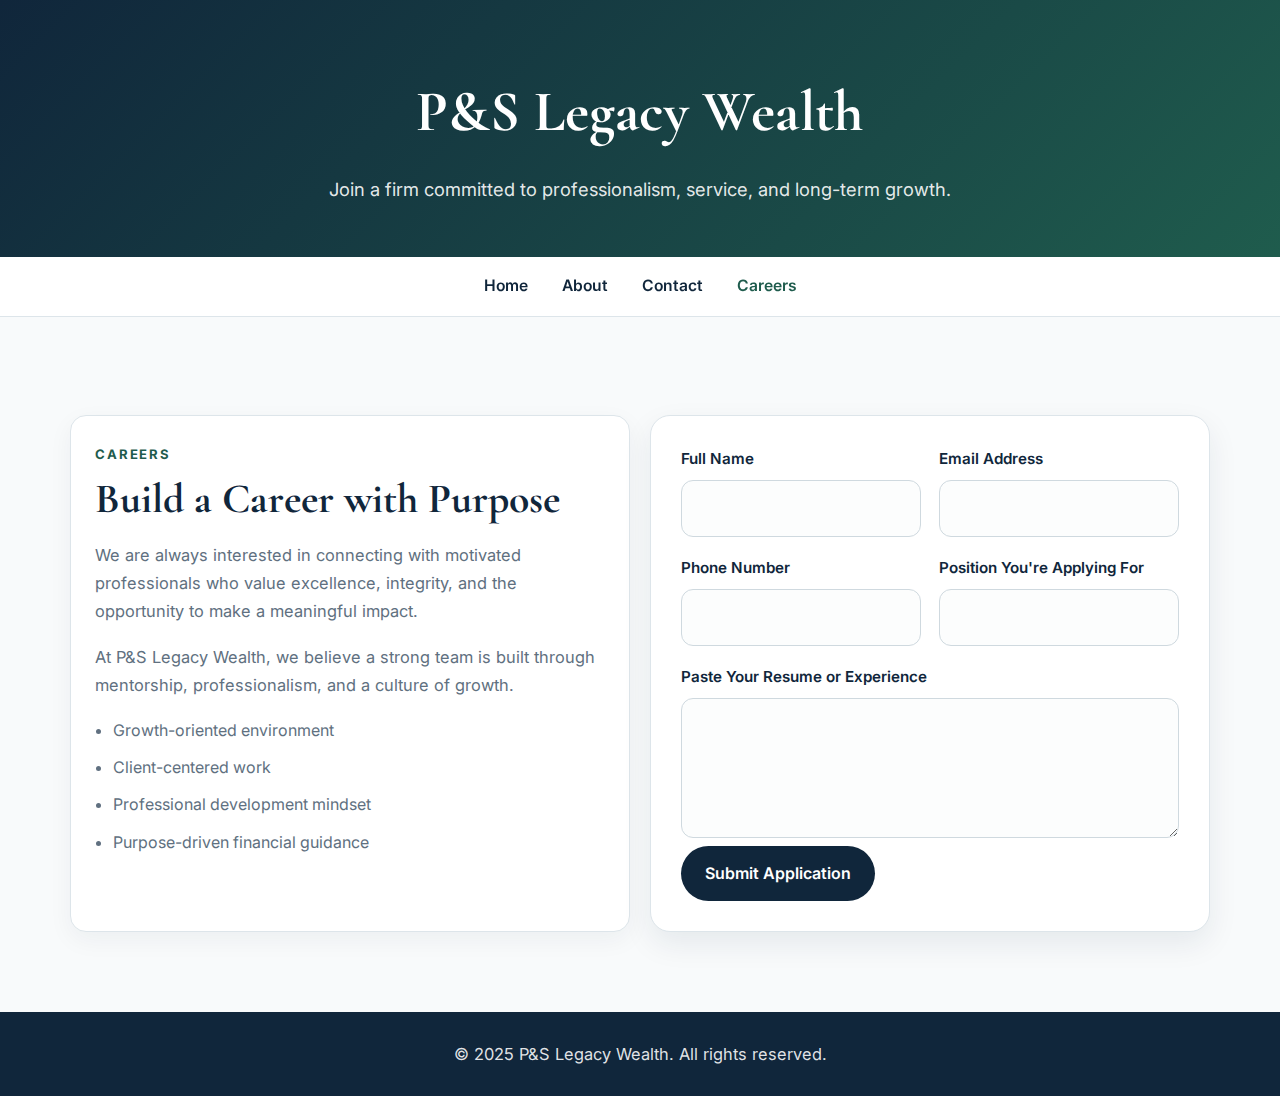
<file: careers.html>
<!DOCTYPE html>
<html lang="en">
<head>
  <meta charset="UTF-8" />
  <meta name="viewport" content="width=device-width, initial-scale=1.0" />
  <title>Careers | P&S Legacy Wealth</title>
  <link rel="stylesheet" href="style.css" />
</head>
<body>
  <header class="site-header compact careers-header">
    <div class="brand-wrap">
      <h1>P&amp;S Legacy Wealth</h1>
      <p>Join a firm committed to professionalism, service, and long-term growth.</p>
    </div>
  </header>

  <nav class="site-nav">
    <div class="nav-inner">
      <a href="index.html">Home</a>
      <a href="about.html">About</a>
      <a href="contact.html">Contact</a>
      <a href="careers.html" class="active">Careers</a>
    </div>
  </nav>

  <main class="container">
    <section class="section">
      <div class="career-grid">
        <div class="career-item">
          <span class="eyebrow">Careers</span>
          <h2>Build a Career with Purpose</h2>
          <p>
            We are always interested in connecting with motivated professionals who value
            excellence, integrity, and the opportunity to make a meaningful impact.
          </p>
          <p>
            At P&amp;S Legacy Wealth, we believe a strong team is built through mentorship,
            professionalism, and a culture of growth.
          </p>
          <ul class="clean-list">
            <li>Growth-oriented environment</li>
            <li>Client-centered work</li>
            <li>Professional development mindset</li>
            <li>Purpose-driven financial guidance</li>
          </ul>
        </div>

        <form action="https://formspree.io/f/xrbkvdkk" method="POST">
          <div class="form-grid">
            <div>
              <label for="fullname">Full Name</label>
              <input type="text" id="fullname" name="fullname" required />
            </div>
            <div>
              <label for="career-email">Email Address</label>
              <input type="email" id="career-email" name="email" required />
            </div>
            <div>
              <label for="phone">Phone Number</label>
              <input type="text" id="phone" name="phone" required />
            </div>
            <div>
              <label for="position">Position You're Applying For</label>
              <input type="text" id="position" name="position" required />
            </div>
            <div class="form-full">
              <label for="resume">Paste Your Resume or Experience</label>
              <textarea id="resume" name="resume" required></textarea>
            </div>
          </div>

          <input type="hidden" name="_captcha" value="false" />
          <input type="hidden" name="_next" value="https://pslegacywealth.com/thankyou.html" />

          <button type="submit">Submit Application</button>
        </form>
      </div>
    </section>
  </main>

  <footer class="site-footer">
    <p>&copy; 2025 P&amp;S Legacy Wealth. All rights reserved.</p>
  </footer>
</body>
</html>
</file>
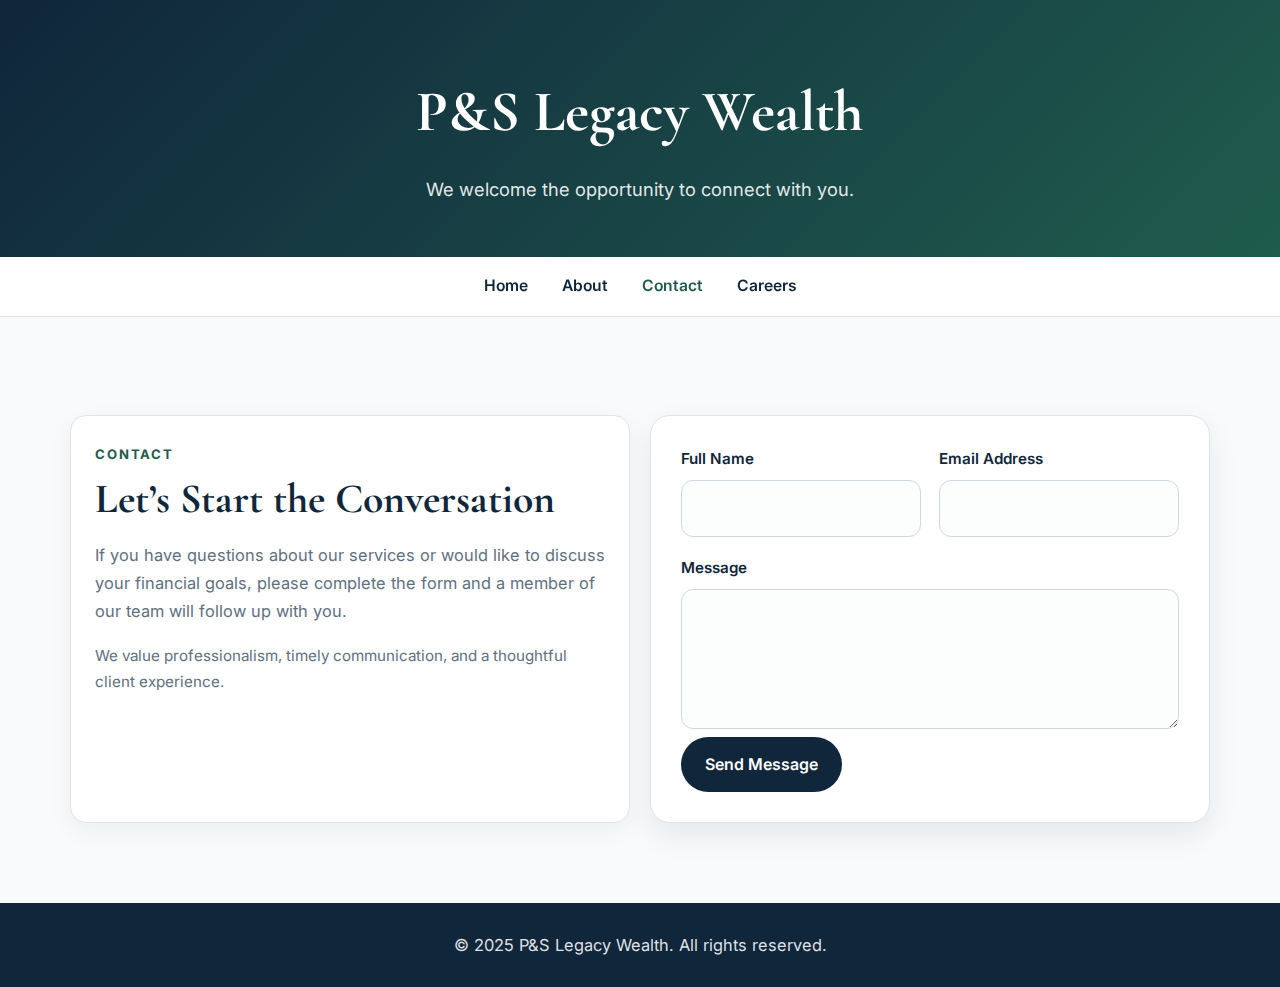
<file: contact.html>
<!DOCTYPE html>
<html lang="en">
<head>
  <meta charset="UTF-8" />
  <meta name="viewport" content="width=device-width, initial-scale=1.0" />
  <title>Contact | P&S Legacy Wealth</title>
  <link rel="stylesheet" href="style.css" />
</head>
<body>
  <header class="site-header compact">
    <div class="brand-wrap">
      <h1>P&amp;S Legacy Wealth</h1>
      <p>We welcome the opportunity to connect with you.</p>
    </div>
  </header>

  <nav class="site-nav">
    <div class="nav-inner">
      <a href="index.html">Home</a>
      <a href="about.html">About</a>
      <a href="contact.html" class="active">Contact</a>
      <a href="careers.html">Careers</a>
    </div>
  </nav>

  <main class="container">
    <section class="section">
      <div class="contact-grid">
        <div class="contact-item">
          <span class="eyebrow">Contact</span>
          <h2>Let’s Start the Conversation</h2>
          <p>
            If you have questions about our services or would like to discuss your financial
            goals, please complete the form and a member of our team will follow up with you.
          </p>
          <p class="note">
            We value professionalism, timely communication, and a thoughtful client experience.
          </p>
        </div>

        <form action="https://formspree.io/f/xrbkvdkk" method="POST">
          <div class="form-grid">
            <div>
              <label for="name">Full Name</label>
              <input type="text" id="name" name="name" required />
            </div>
            <div>
              <label for="email">Email Address</label>
              <input type="email" id="email" name="email" required />
            </div>
            <div class="form-full">
              <label for="message">Message</label>
              <textarea id="message" name="message" required></textarea>
            </div>
          </div>

          <input type="hidden" name="_captcha" value="false" />
          <input type="hidden" name="_next" value="https://pslegacywealth.com/thankyou.html" />

          <button type="submit">Send Message</button>
        </form>
      </div>
    </section>
  </main>

  <footer class="site-footer">
    <p>&copy; 2025 P&amp;S Legacy Wealth. All rights reserved.</p>
  </footer>
</body>
</html>
</file>
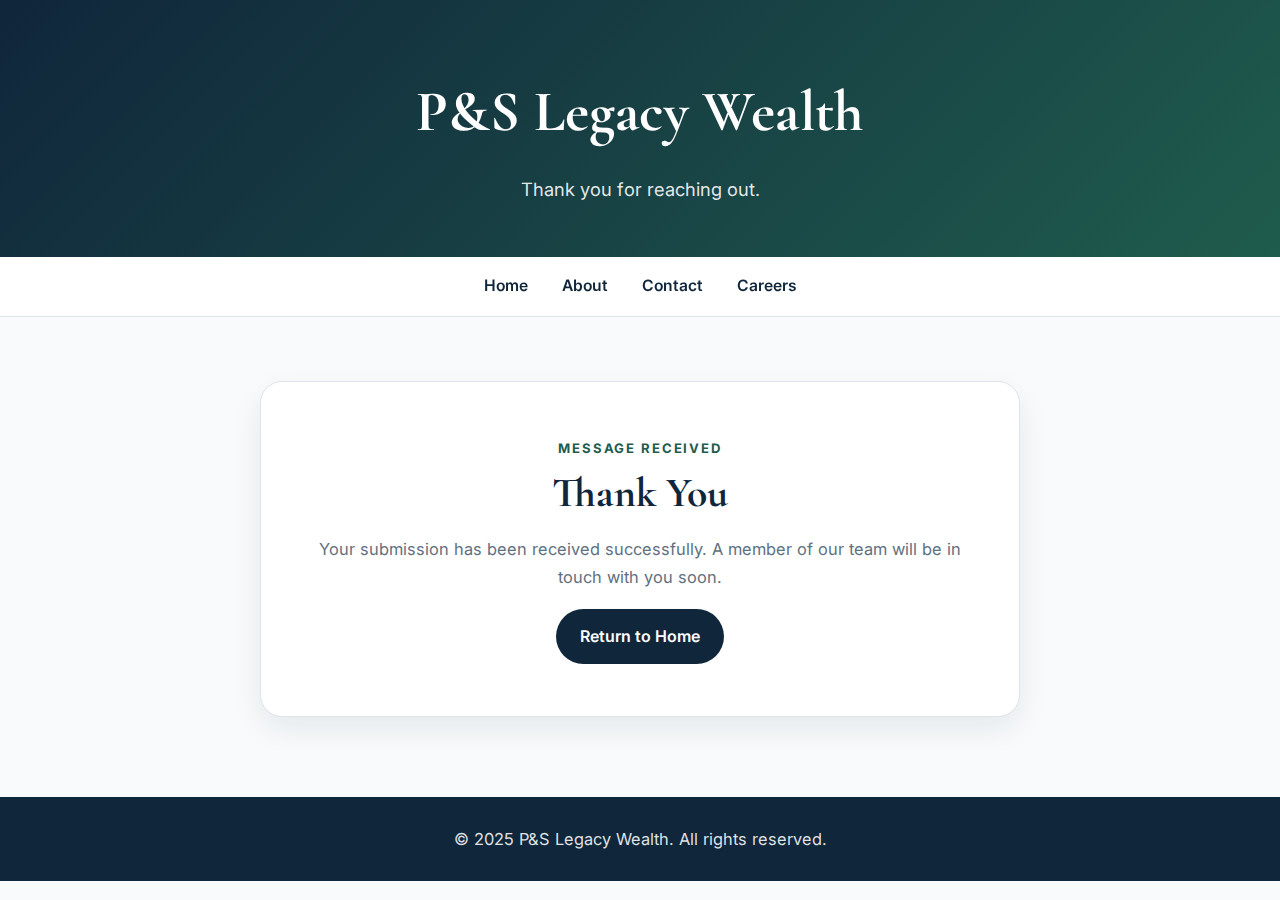
<file: thankyou.html>
<!DOCTYPE html>
<html lang="en">
<head>
 <link rel="icon" href="/pslegacy-favicon.ico">
  <meta charset="UTF-8" />
  <meta name="viewport" content="width=device-width, initial-scale=1.0" />
  <title>Thank You | P&S Legacy Wealth</title>
  <link rel="stylesheet" href="style.css" />
</head>
<body>
  <header class="site-header compact">
    <div class="brand-wrap">
      <h1>P&amp;S Legacy Wealth</h1>
      <p>Thank you for reaching out.</p>
    </div>
  </header>

  <nav class="site-nav">
    <div class="nav-inner">
      <a href="index.html">Home</a>
      <a href="about.html">About</a>
      <a href="contact.html">Contact</a>
      <a href="careers.html">Careers</a>
    </div>
  </nav>

  <main class="container">
    <div class="center-page">
      <div class="center-card">
        <span class="eyebrow">Message Received</span>
        <h2>Thank You</h2>
        <p>
          Your submission has been received successfully. A member of our team will be in touch with you soon.
        </p>
        <a href="index.html" class="button-link">Return to Home</a>
      </div>
    </div>
  </main>

  <footer class="site-footer">
    <p>&copy; 2025 P&amp;S Legacy Wealth. All rights reserved.</p>
  </footer>
</body>
</html>
</file>
<file: style.css>
@import url('https://fonts.googleapis.com/css2?family=Cormorant+Garamond:wght@600;700&family=Inter:wght@400;500;600;700&display=swap');

:root {
  --navy: #10263b;
  --navy-soft: #1b3652;
  --green: #1f5c4d;
  --green-soft: #eef4f1;
  --gold: #b79a6b;
  --text: #24303c;
  --muted: #607080;
  --line: #dde5ea;
  --white: #ffffff;
  --bg: #f8fafb;
  --shadow: 0 12px 30px rgba(16, 38, 59, 0.08);
}

* {
  box-sizing: border-box;
}

html {
  scroll-behavior: smooth;
}

body {
  margin: 0;
  background: var(--bg);
  color: var(--text);
  font-family: 'Inter', sans-serif;
  line-height: 1.7;
}

a {
  color: inherit;
}

.site-header {
  background: linear-gradient(135deg, var(--navy), var(--green));
  color: var(--white);
  padding: 84px 20px 72px;
  text-align: center;
}

.site-header.compact {
  padding: 64px 20px 52px;
}

.brand-wrap {
  max-width: 900px;
  margin: 0 auto;
}

.site-header h1 {
  margin: 0;
  font-family: 'Cormorant Garamond', serif;
  font-size: 3.6rem;
  font-weight: 700;
  letter-spacing: 0.4px;
}

.site-header p {
  margin: 12px auto 0;
  max-width: 760px;
  font-size: 1.15rem;
  color: rgba(255, 255, 255, 0.9);
}

.site-nav {
  position: sticky;
  top: 0;
  z-index: 50;
  background: rgba(255, 255, 255, 0.96);
  border-bottom: 1px solid var(--line);
  backdrop-filter: blur(8px);
}

.nav-inner {
  max-width: 1180px;
  margin: 0 auto;
  padding: 16px 20px;
  display: flex;
  justify-content: center;
  gap: 34px;
}

.site-nav a {
  text-decoration: none;
  color: var(--navy);
  font-weight: 600;
  font-size: 0.98rem;
  transition: color 0.2s ease;
}

.site-nav a:hover,
.site-nav a.active {
  color: var(--green);
}

.container {
  max-width: 1180px;
  margin: 0 auto;
  padding: 64px 20px 80px;
}

.eyebrow {
  display: inline-block;
  margin-bottom: 12px;
  font-size: 0.82rem;
  font-weight: 700;
  letter-spacing: 0.14em;
  text-transform: uppercase;
  color: var(--green);
}

h2 {
  margin: 0 0 18px;
  font-family: 'Cormorant Garamond', serif;
  font-size: 2.6rem;
  line-height: 1.1;
  color: var(--navy);
}

h3 {
  margin: 0 0 14px;
  font-family: 'Cormorant Garamond', serif;
  font-size: 1.8rem;
  line-height: 1.15;
  color: var(--navy);
}

p {
  margin: 0 0 18px;
  color: var(--muted);
  font-size: 1.03rem;
}

.hero-grid,
.two-col {
  display: grid;
  grid-template-columns: 1.15fr 0.85fr;
  gap: 34px;
  align-items: center;
}

.panel {
  background: var(--white);
  border: 1px solid var(--line);
  border-radius: 20px;
  box-shadow: var(--shadow);
}

.hero-copy {
  padding: 44px;
}

.hero-card {
  padding: 34px;
  background: linear-gradient(180deg, #f7fbf9, #edf4f1);
  border: 1px solid #dbe8e3;
  border-radius: 20px;
  box-shadow: var(--shadow);
}

.hero-stat {
  padding: 18px 0;
  border-bottom: 1px solid #d8e3df;
}

.hero-stat:last-child {
  border-bottom: none;
}

.hero-stat strong {
  display: block;
  margin-bottom: 6px;
  color: var(--navy);
  font-size: 1rem;
}

.section {
  margin-top: 34px;
}

.section-card {
  background: var(--white);
  border: 1px solid var(--line);
  border-radius: 20px;
  padding: 34px;
  box-shadow: var(--shadow);
}

.service-grid,
.value-grid,
.contact-grid,
.career-grid {
  display: grid;
  grid-template-columns: repeat(2, minmax(0, 1fr));
  gap: 20px;
}

.service-item,
.value-item,
.contact-item,
.career-item {
  background: var(--white);
  border: 1px solid var(--line);
  border-radius: 16px;
  padding: 24px;
  box-shadow: 0 8px 24px rgba(16, 38, 59, 0.05);
}

.service-item {
  border-left: 4px solid var(--green);
}

.value-item {
  background: linear-gradient(180deg, #ffffff, #fafcfb);
}

.split-highlight {
  display: grid;
  grid-template-columns: 0.9fr 1.1fr;
  gap: 24px;
  align-items: stretch;
}

.highlight-box {
  background: linear-gradient(135deg, var(--navy), var(--navy-soft));
  color: var(--white);
  border-radius: 20px;
  padding: 34px;
  box-shadow: var(--shadow);
}

.highlight-box p,
.highlight-box h3 {
  color: var(--white);
}

.text-block {
  background: var(--white);
  border: 1px solid var(--line);
  border-radius: 20px;
  padding: 34px;
  box-shadow: var(--shadow);
}

form {
  background: var(--white);
  border: 1px solid var(--line);
  border-radius: 20px;
  box-shadow: var(--shadow);
  padding: 30px;
}

.form-grid {
  display: grid;
  grid-template-columns: repeat(2, minmax(0, 1fr));
  gap: 18px;
}

.form-full {
  grid-column: 1 / -1;
}

label {
  display: block;
  margin-bottom: 8px;
  color: var(--navy);
  font-weight: 600;
  font-size: 0.95rem;
}

input,
textarea {
  width: 100%;
  border: 1px solid #cfd9df;
  border-radius: 12px;
  padding: 14px 15px;
  font: inherit;
  color: var(--text);
  background: #fcfdfd;
}

input:focus,
textarea:focus {
  outline: none;
  border-color: var(--green);
  box-shadow: 0 0 0 3px rgba(31, 92, 77, 0.12);
}

textarea {
  resize: vertical;
  min-height: 140px;
}

button,
.button-link {
  display: inline-block;
  border: none;
  border-radius: 999px;
  background: var(--navy);
  color: var(--white);
  padding: 14px 24px;
  font: inherit;
  font-weight: 600;
  text-decoration: none;
  cursor: pointer;
  transition: transform 0.15s ease, background 0.2s ease;
}

button:hover,
.button-link:hover {
  background: var(--green);
  transform: translateY(-1px);
}

.note {
  color: var(--muted);
  font-size: 0.95rem;
}

.site-footer {
  background: var(--navy);
  color: rgba(255, 255, 255, 0.88);
  text-align: center;
  padding: 28px 20px;
}

.site-footer p {
  margin: 0;
  color: rgba(255, 255, 255, 0.88);
}

.center-page {
  max-width: 760px;
  margin: 0 auto;
  text-align: center;
}

.center-card {
  background: var(--white);
  border: 1px solid var(--line);
  border-radius: 22px;
  box-shadow: var(--shadow);
  padding: 52px 34px;
}

ul.clean-list {
  margin: 0;
  padding-left: 18px;
  color: var(--muted);
}

ul.clean-list li {
  margin-bottom: 10px;
}

@media (max-width: 920px) {
  .hero-grid,
  .two-col,
  .split-highlight,
  .service-grid,
  .value-grid,
  .contact-grid,
  .career-grid,
  .form-grid {
    grid-template-columns: 1fr;
  }

  .site-header h1 {
    font-size: 2.7rem;
  }

  .hero-copy,
  .hero-card,
  .section-card,
  .highlight-box,
  .text-block,
  form {
    padding: 28px;
  }
}

@media (max-width: 640px) {
  .site-header {
    padding: 62px 18px 54px;
  }

  .site-header h1 {
    font-size: 2.2rem;
  }

  .site-header p {
    font-size: 1rem;
  }

  h2 {
    font-size: 2rem;
  }

  h3 {
    font-size: 1.5rem;
  }

  .nav-inner {
    flex-wrap: wrap;
    gap: 14px 20px;
  }

  .container {
    padding: 42px 16px 56px;
  }
}
</file>
